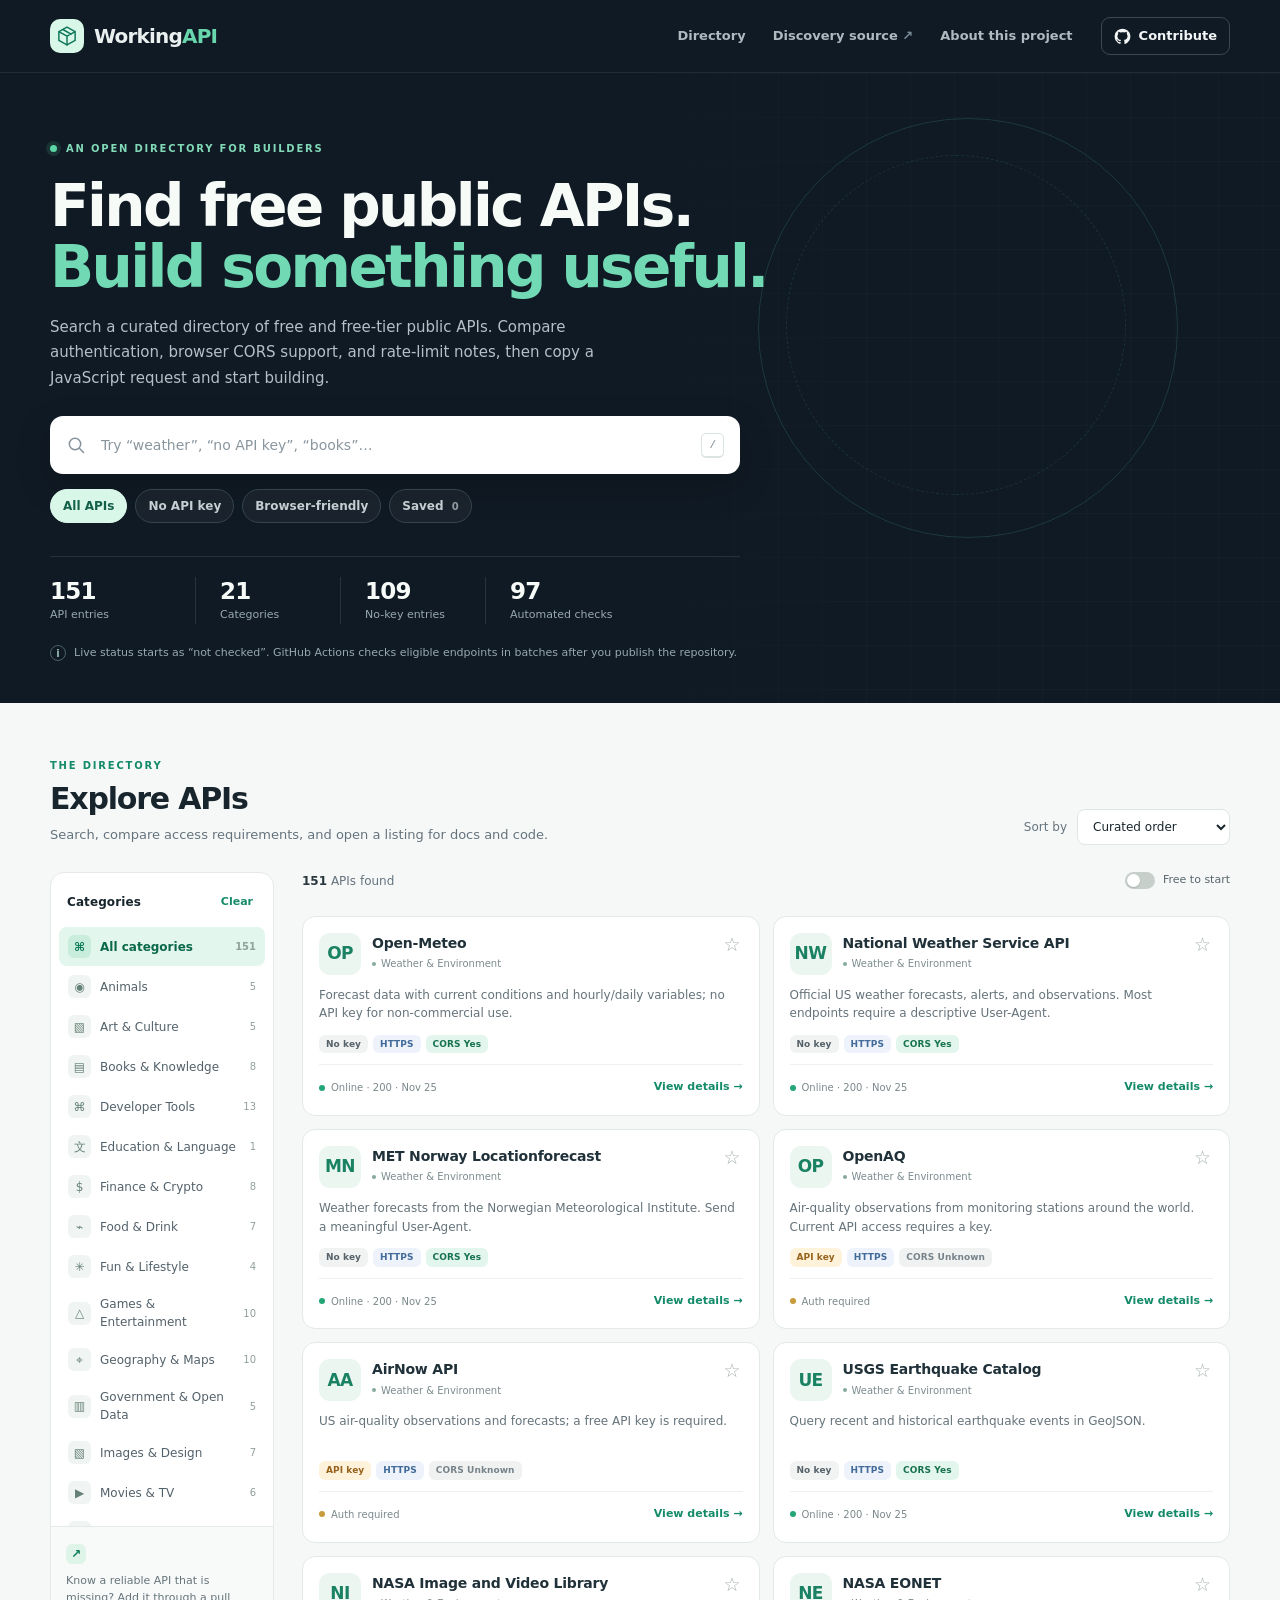
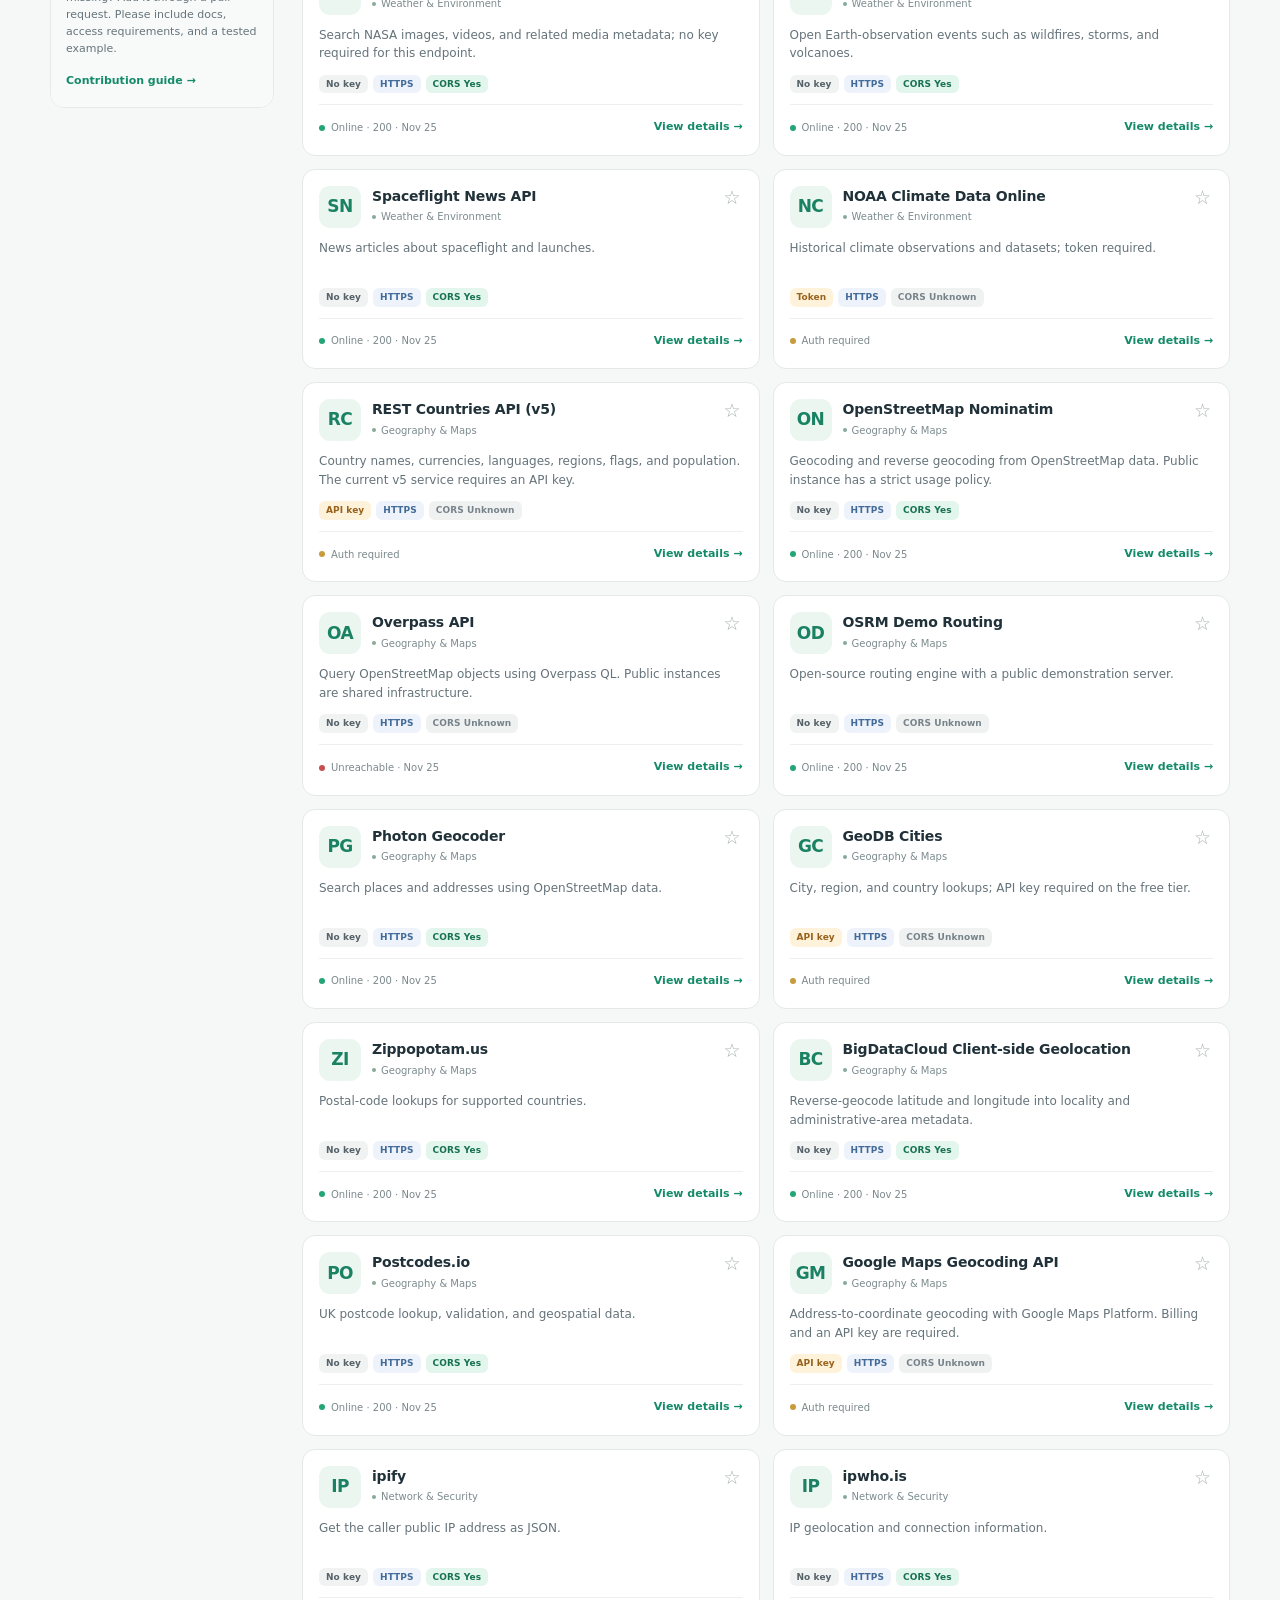
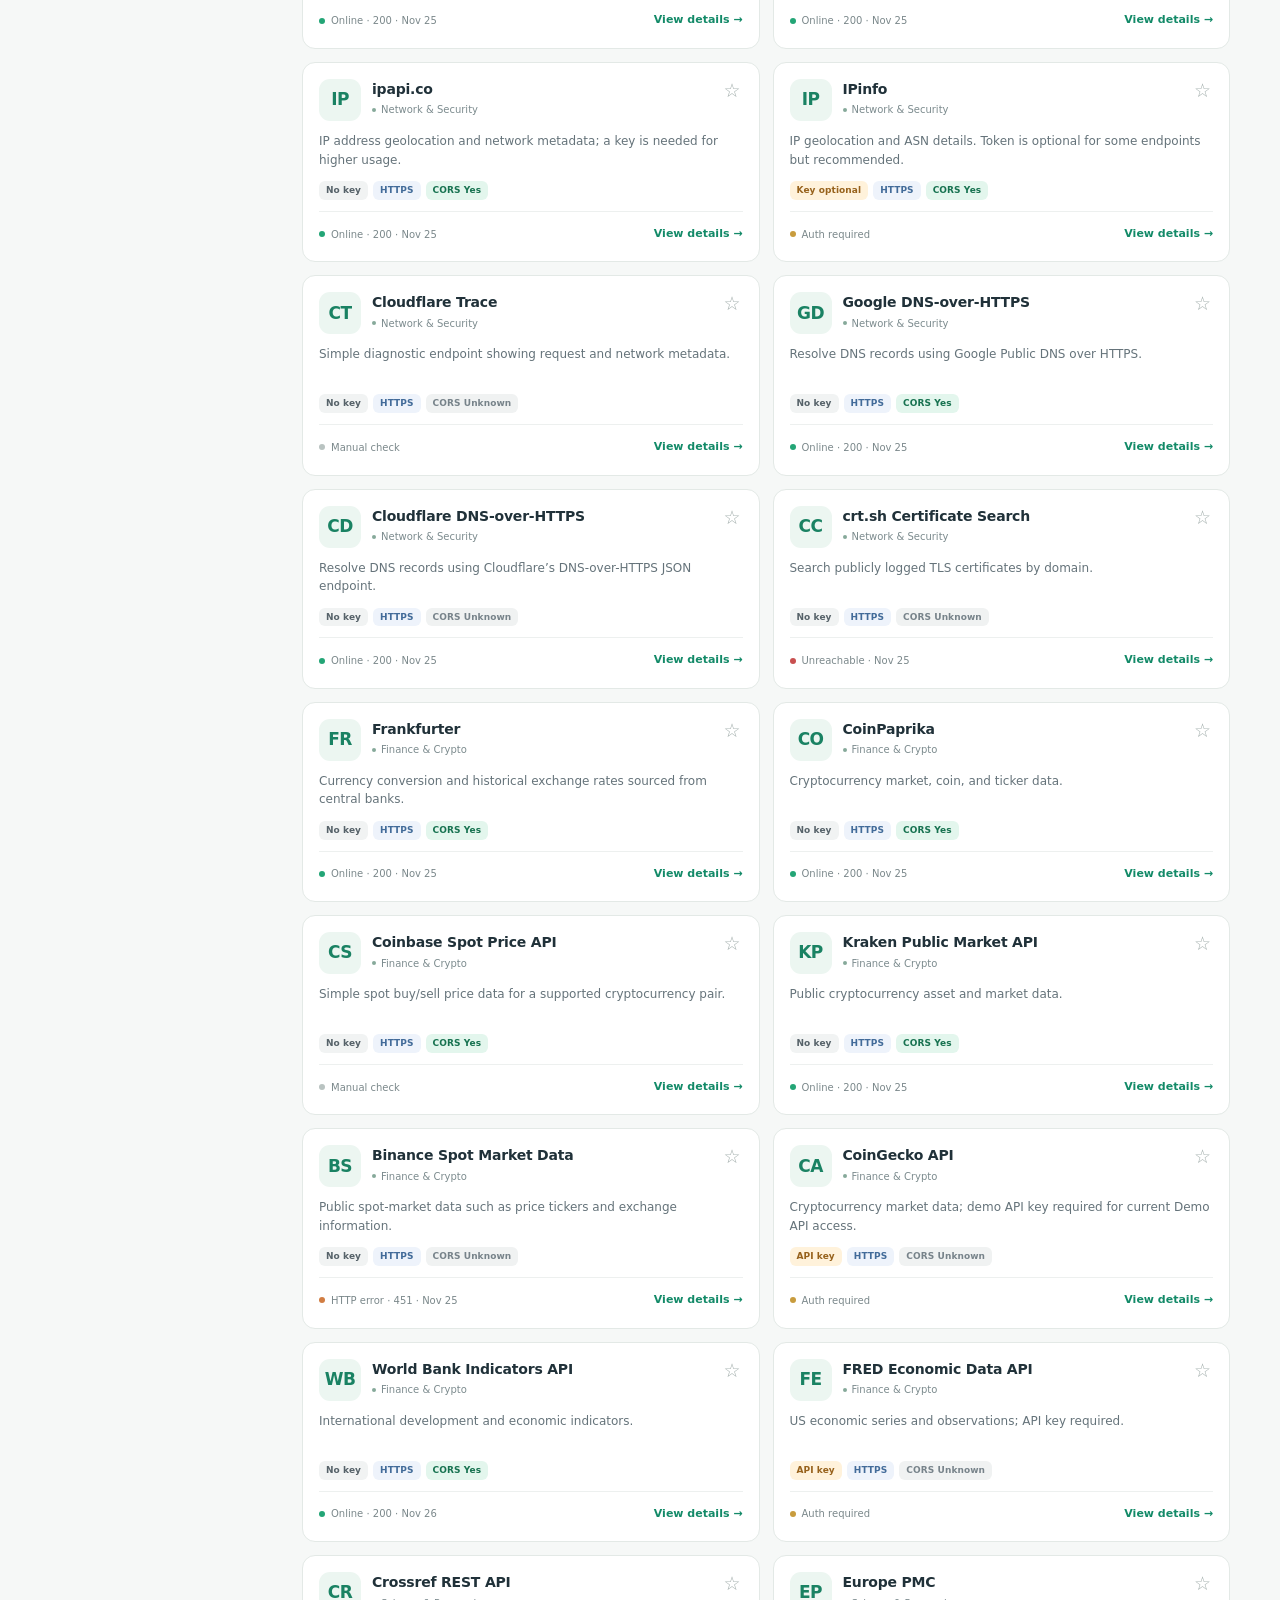
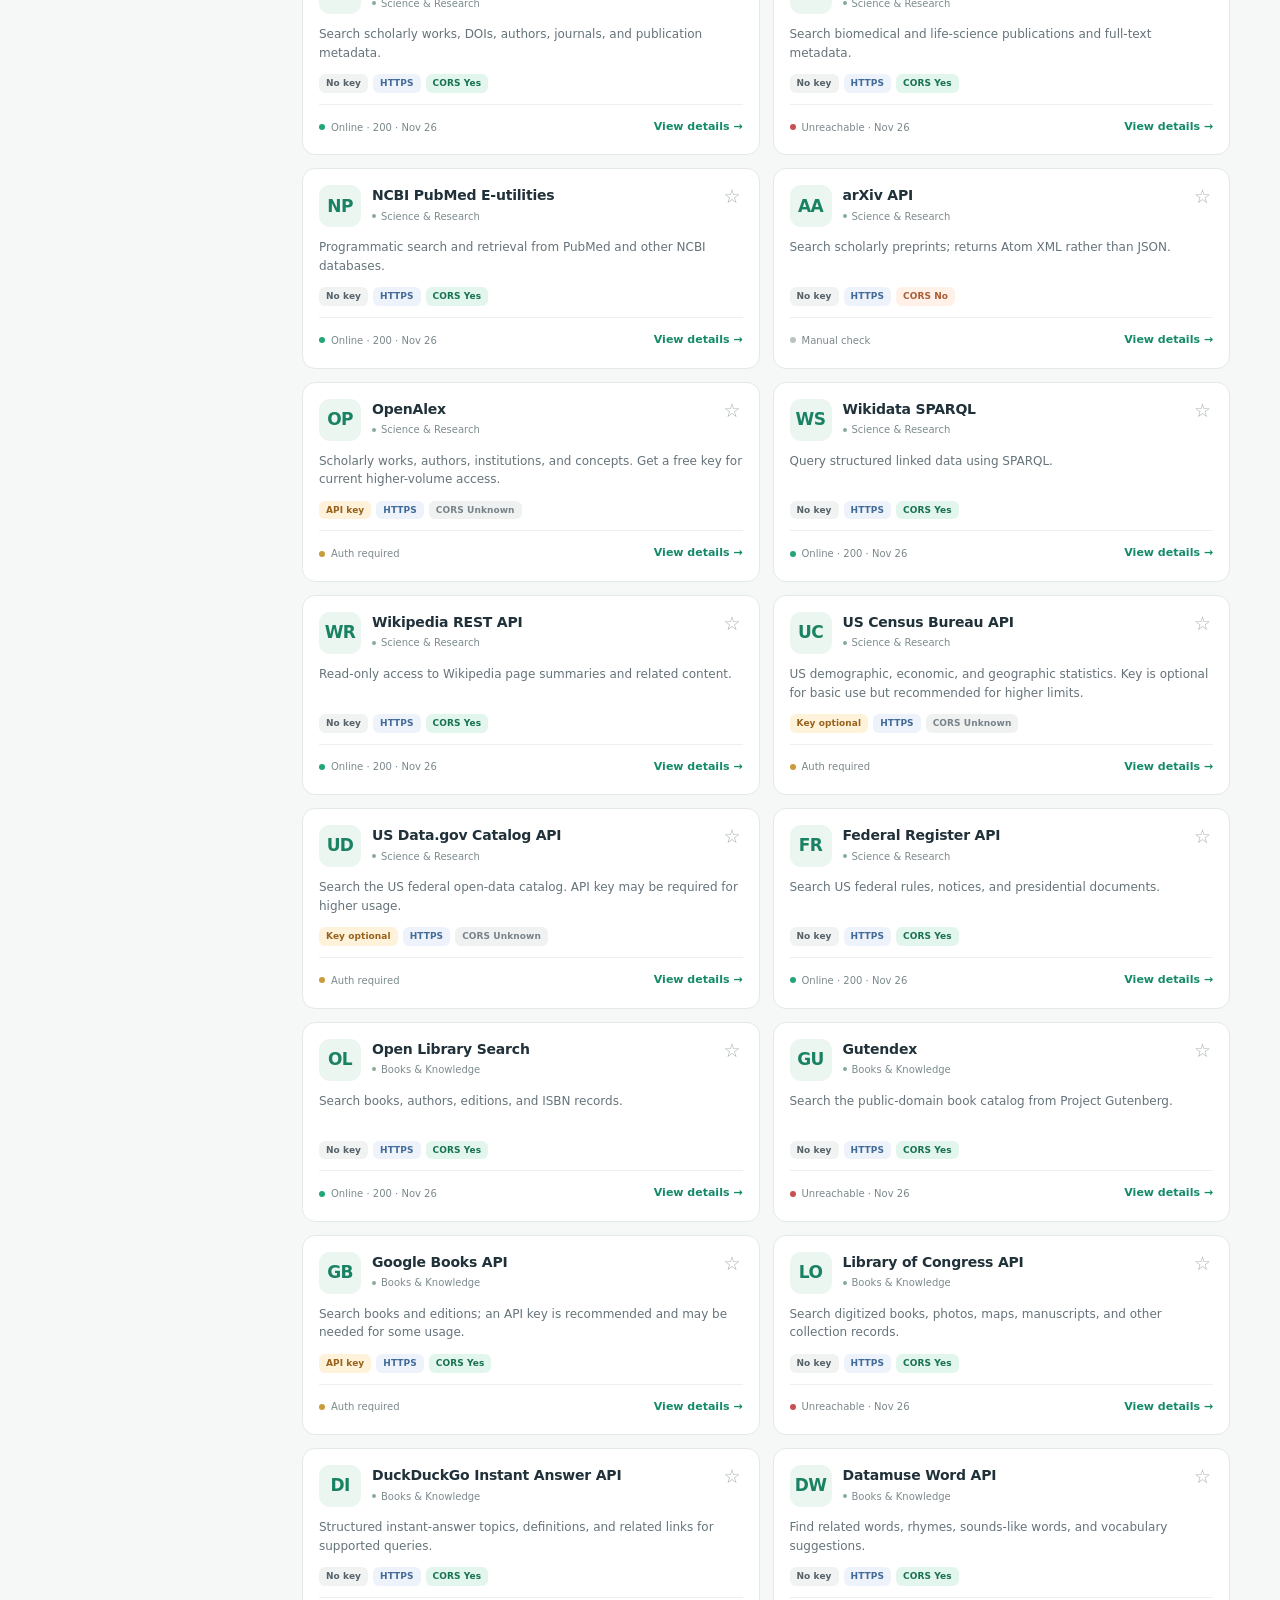
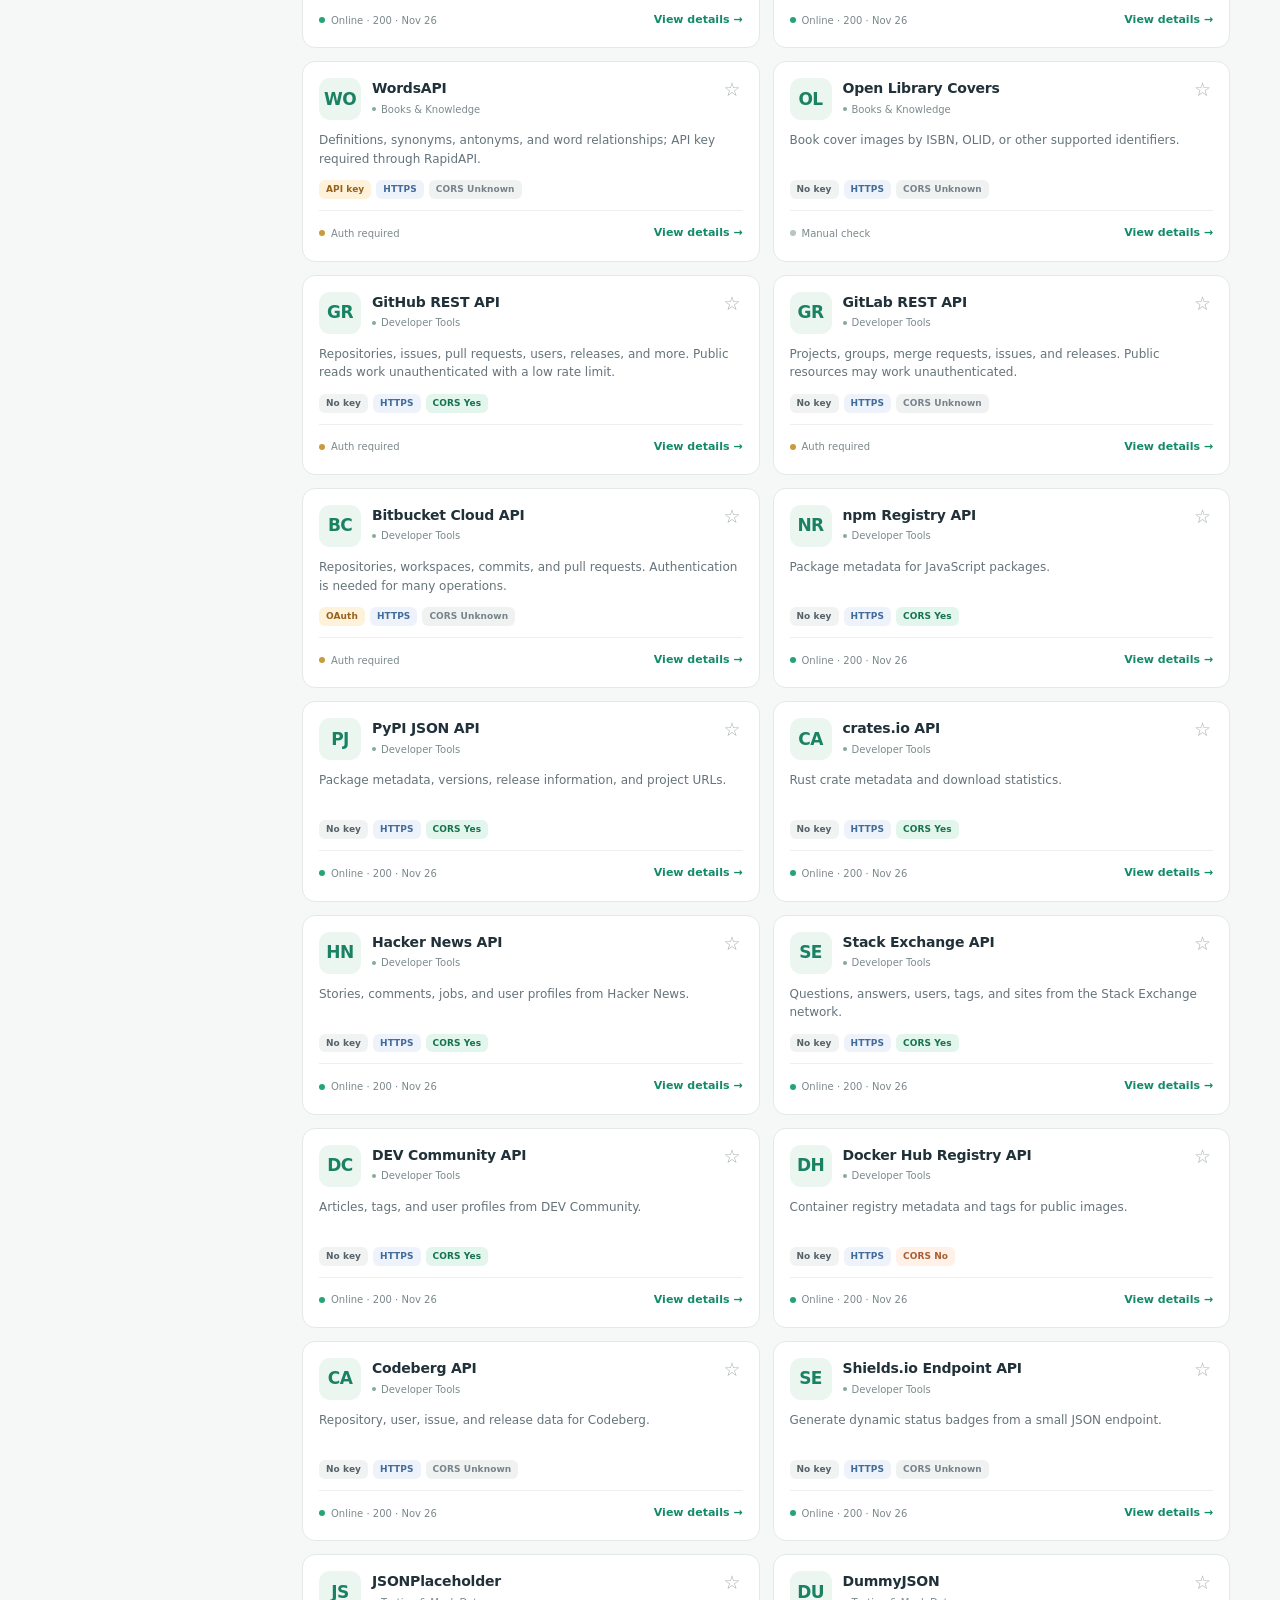
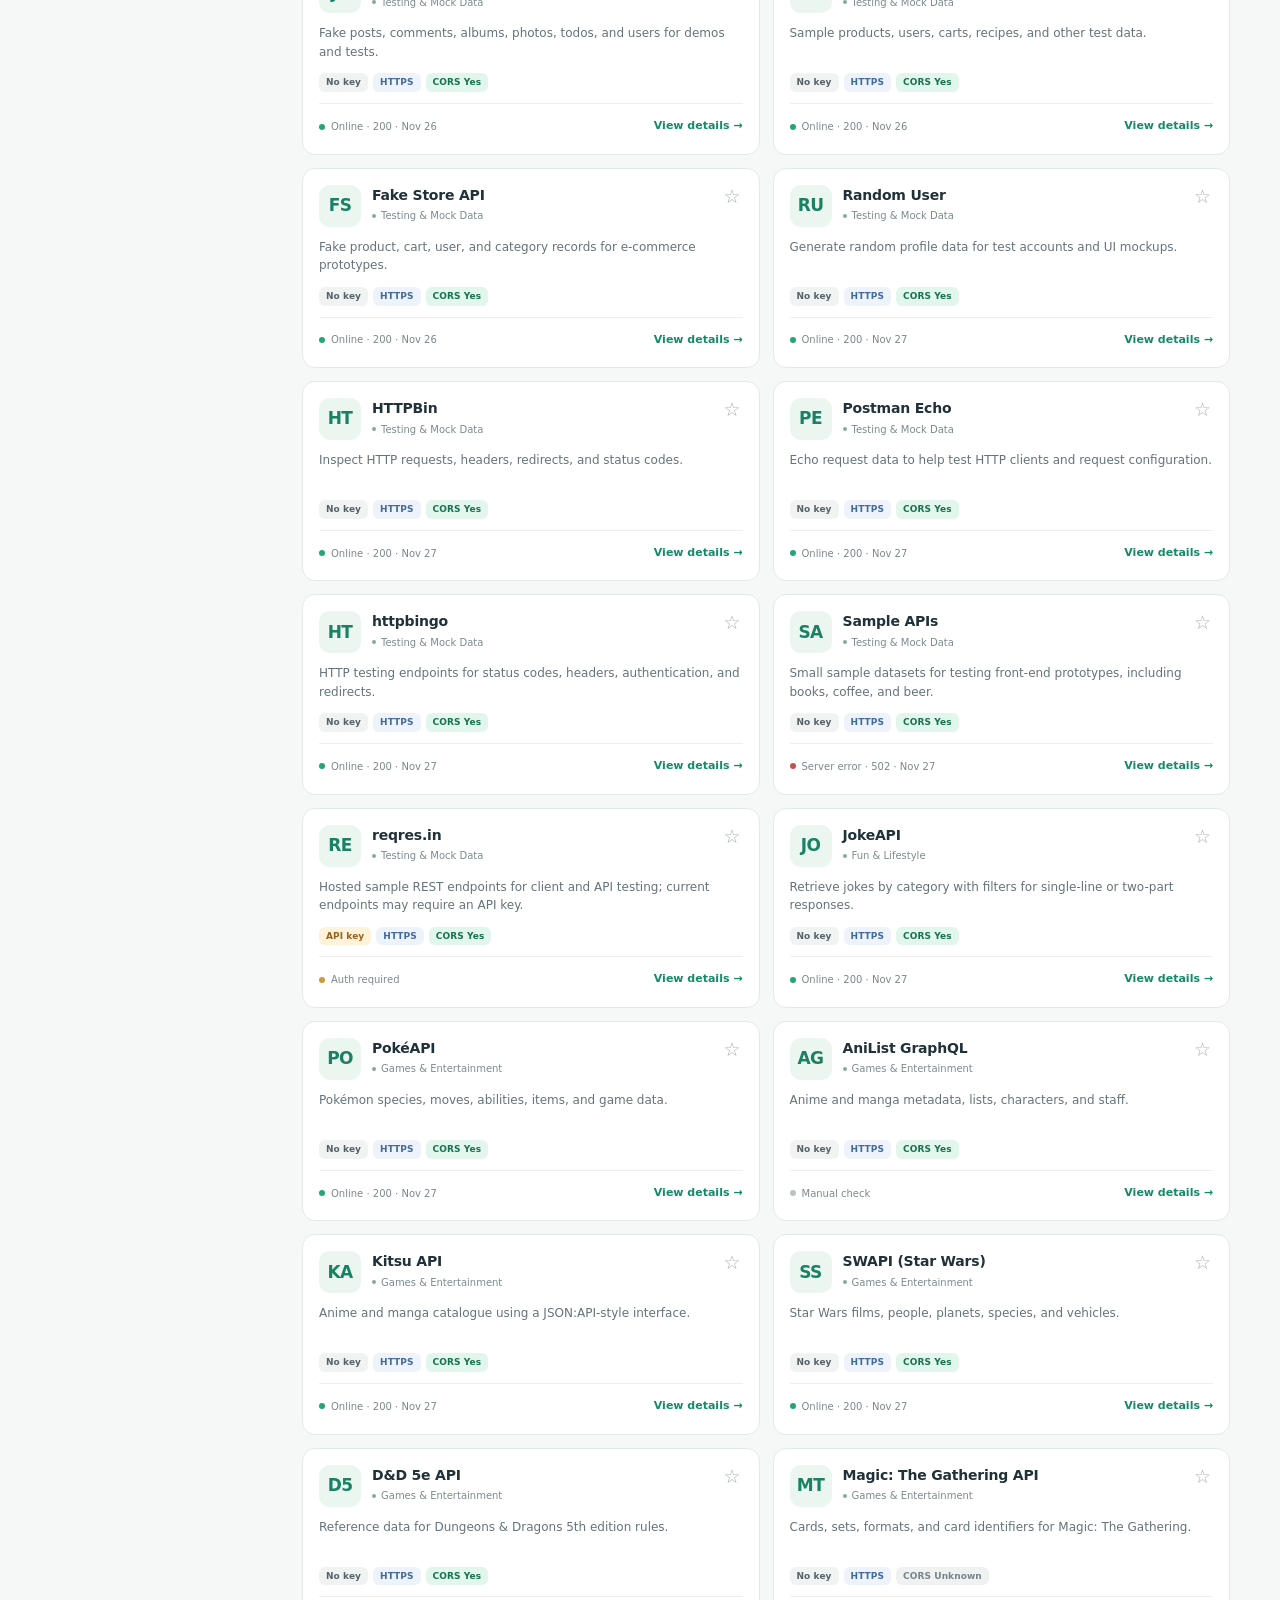
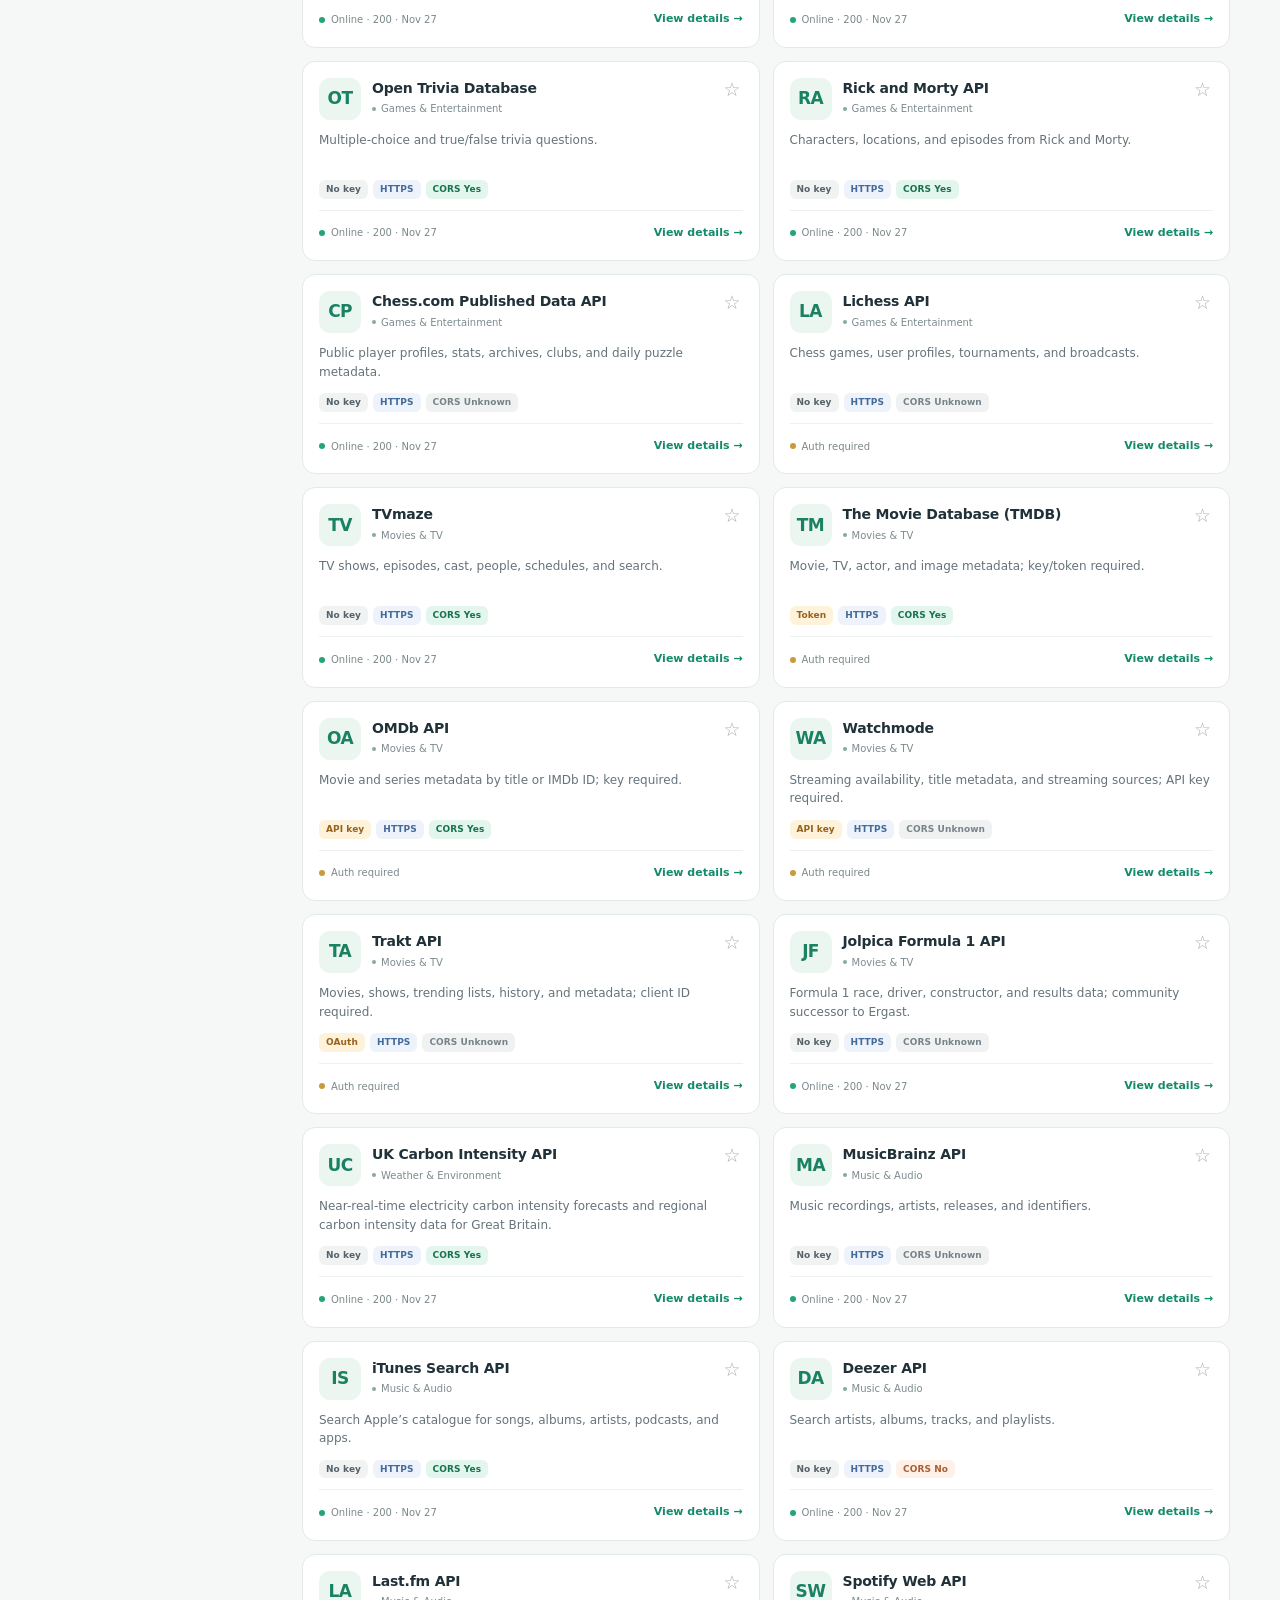
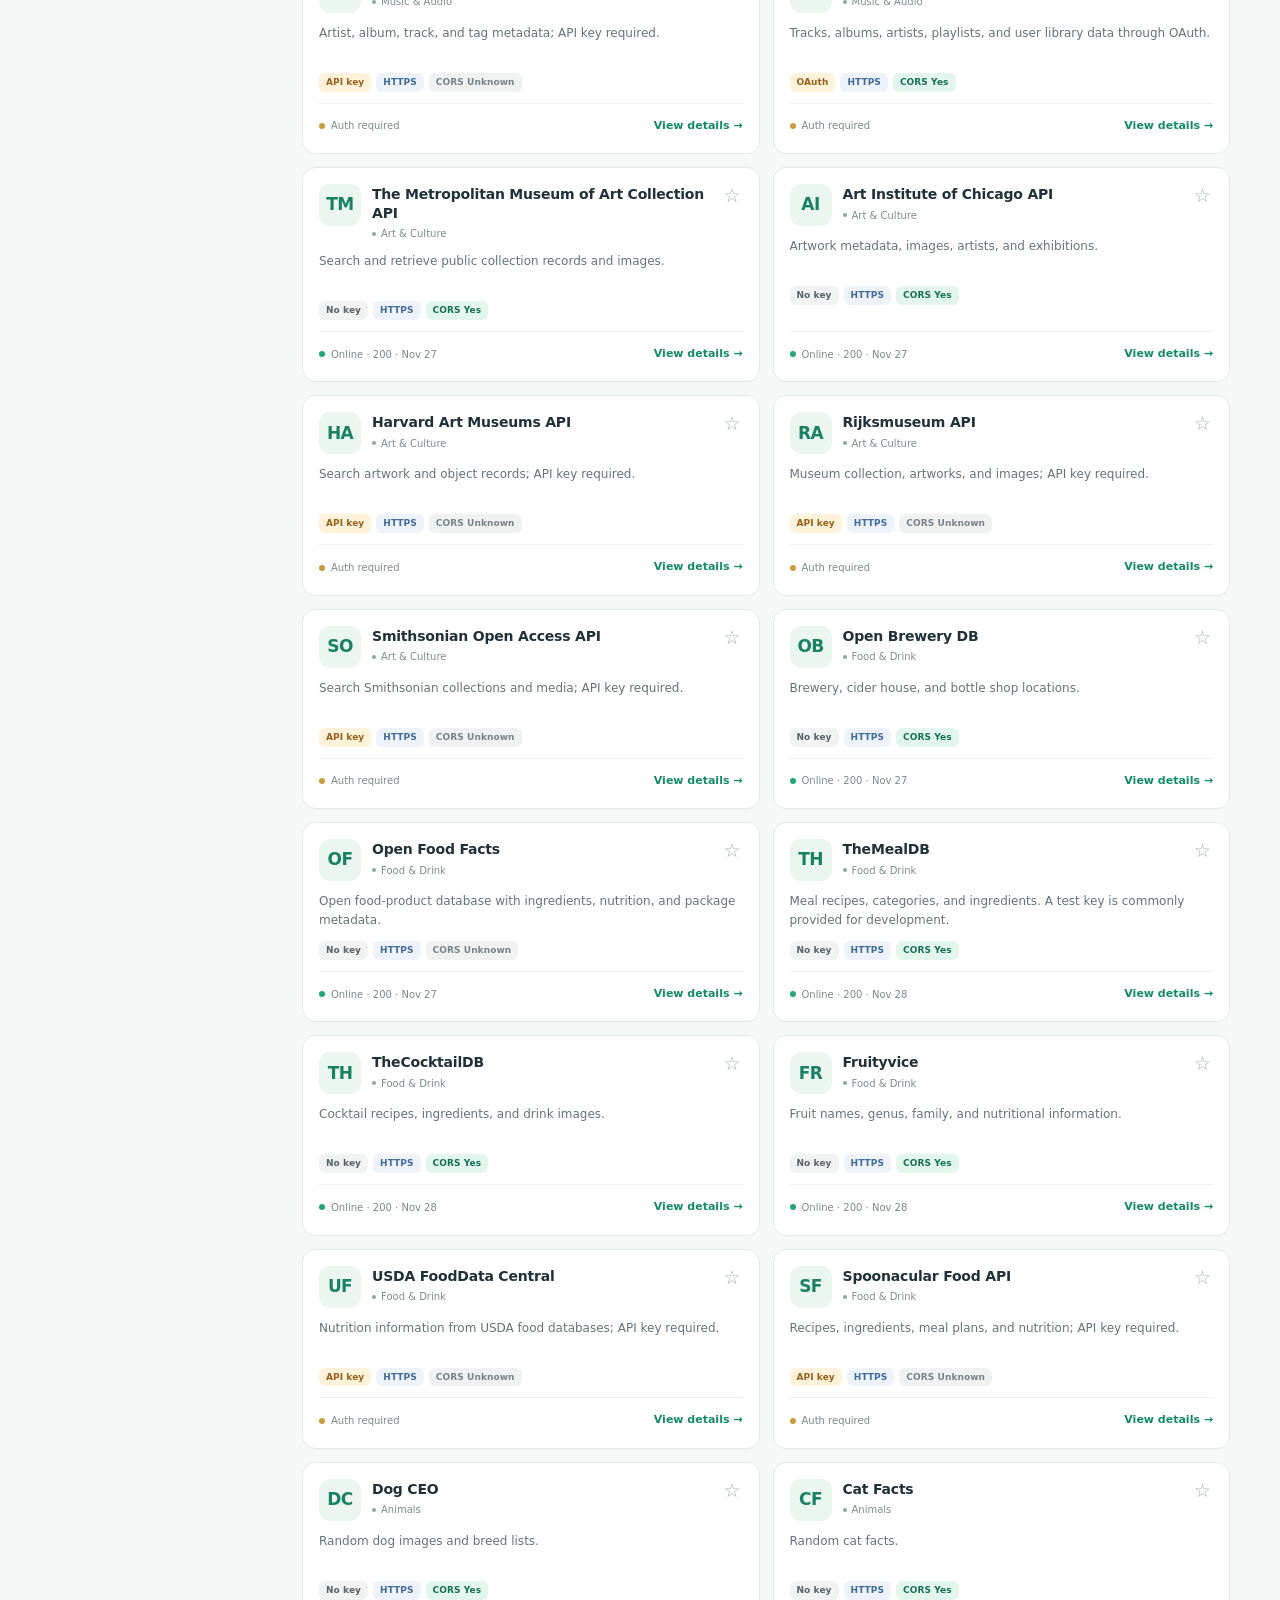
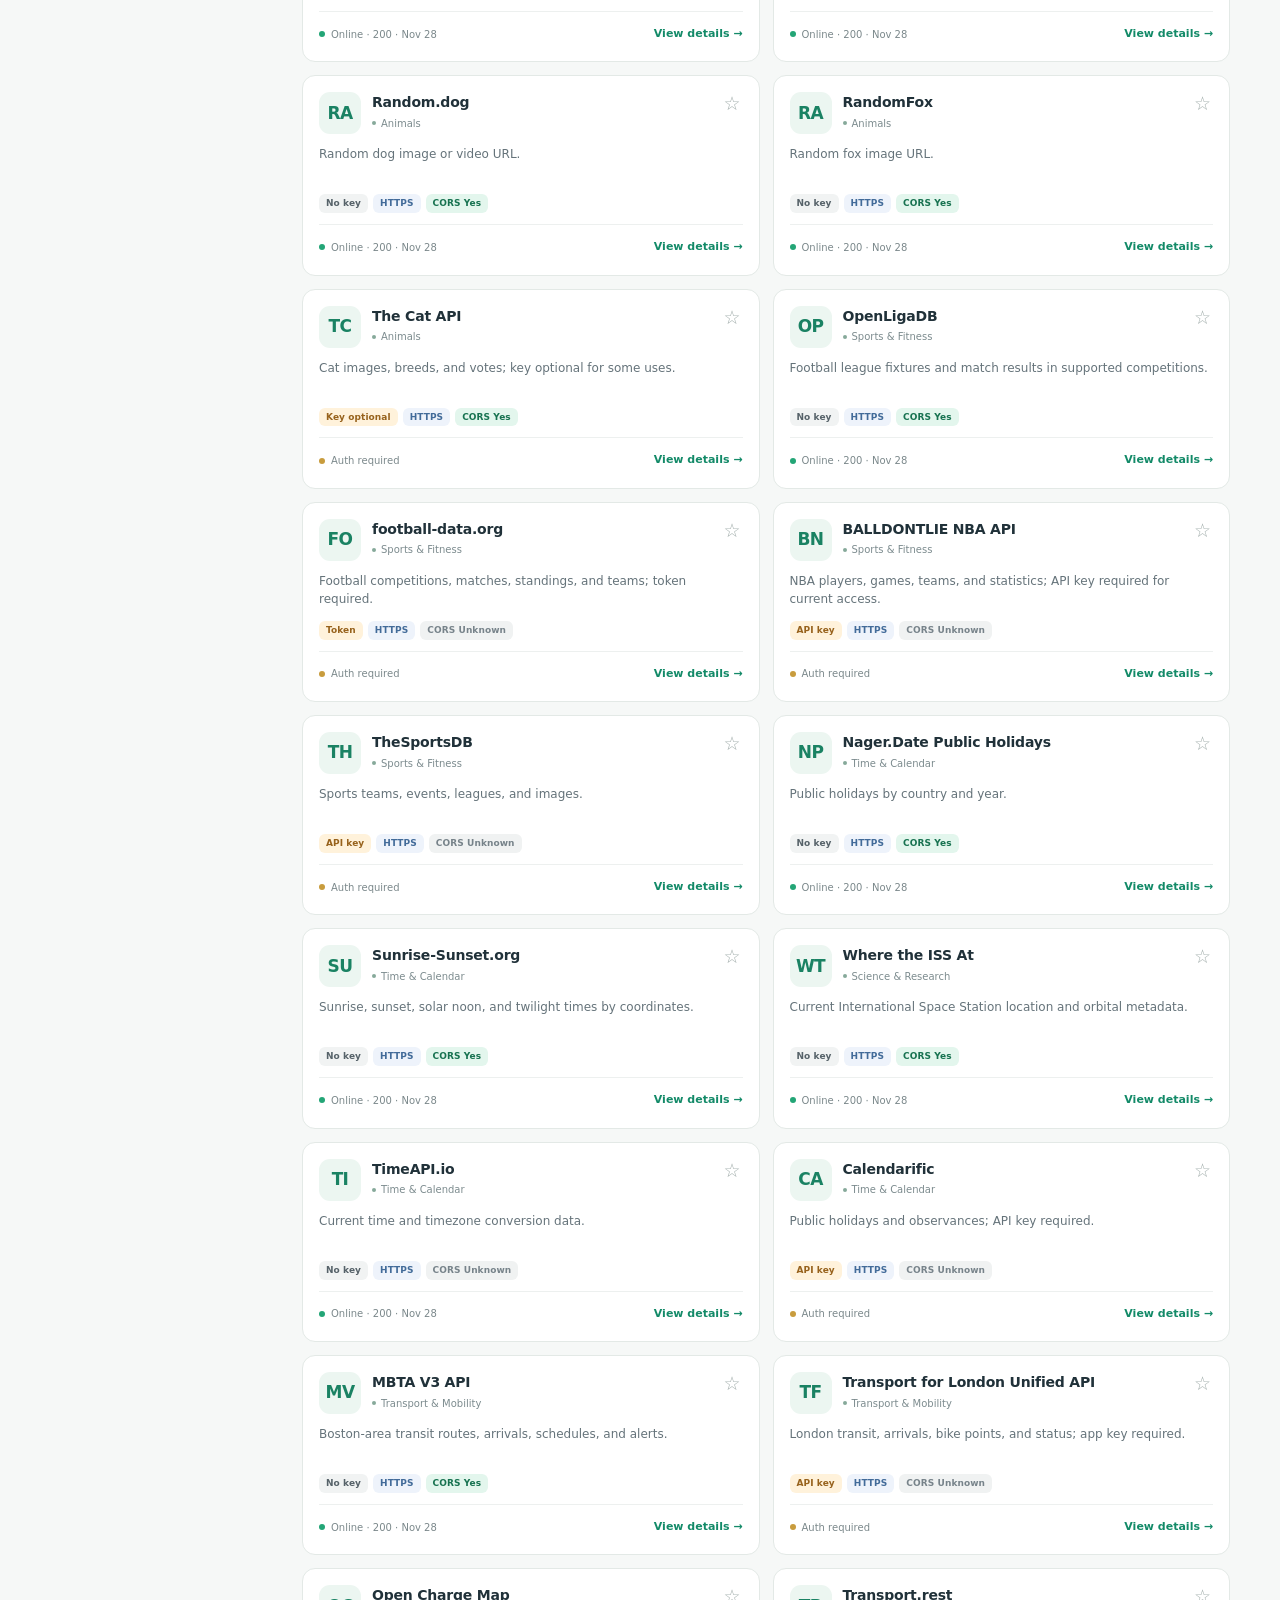
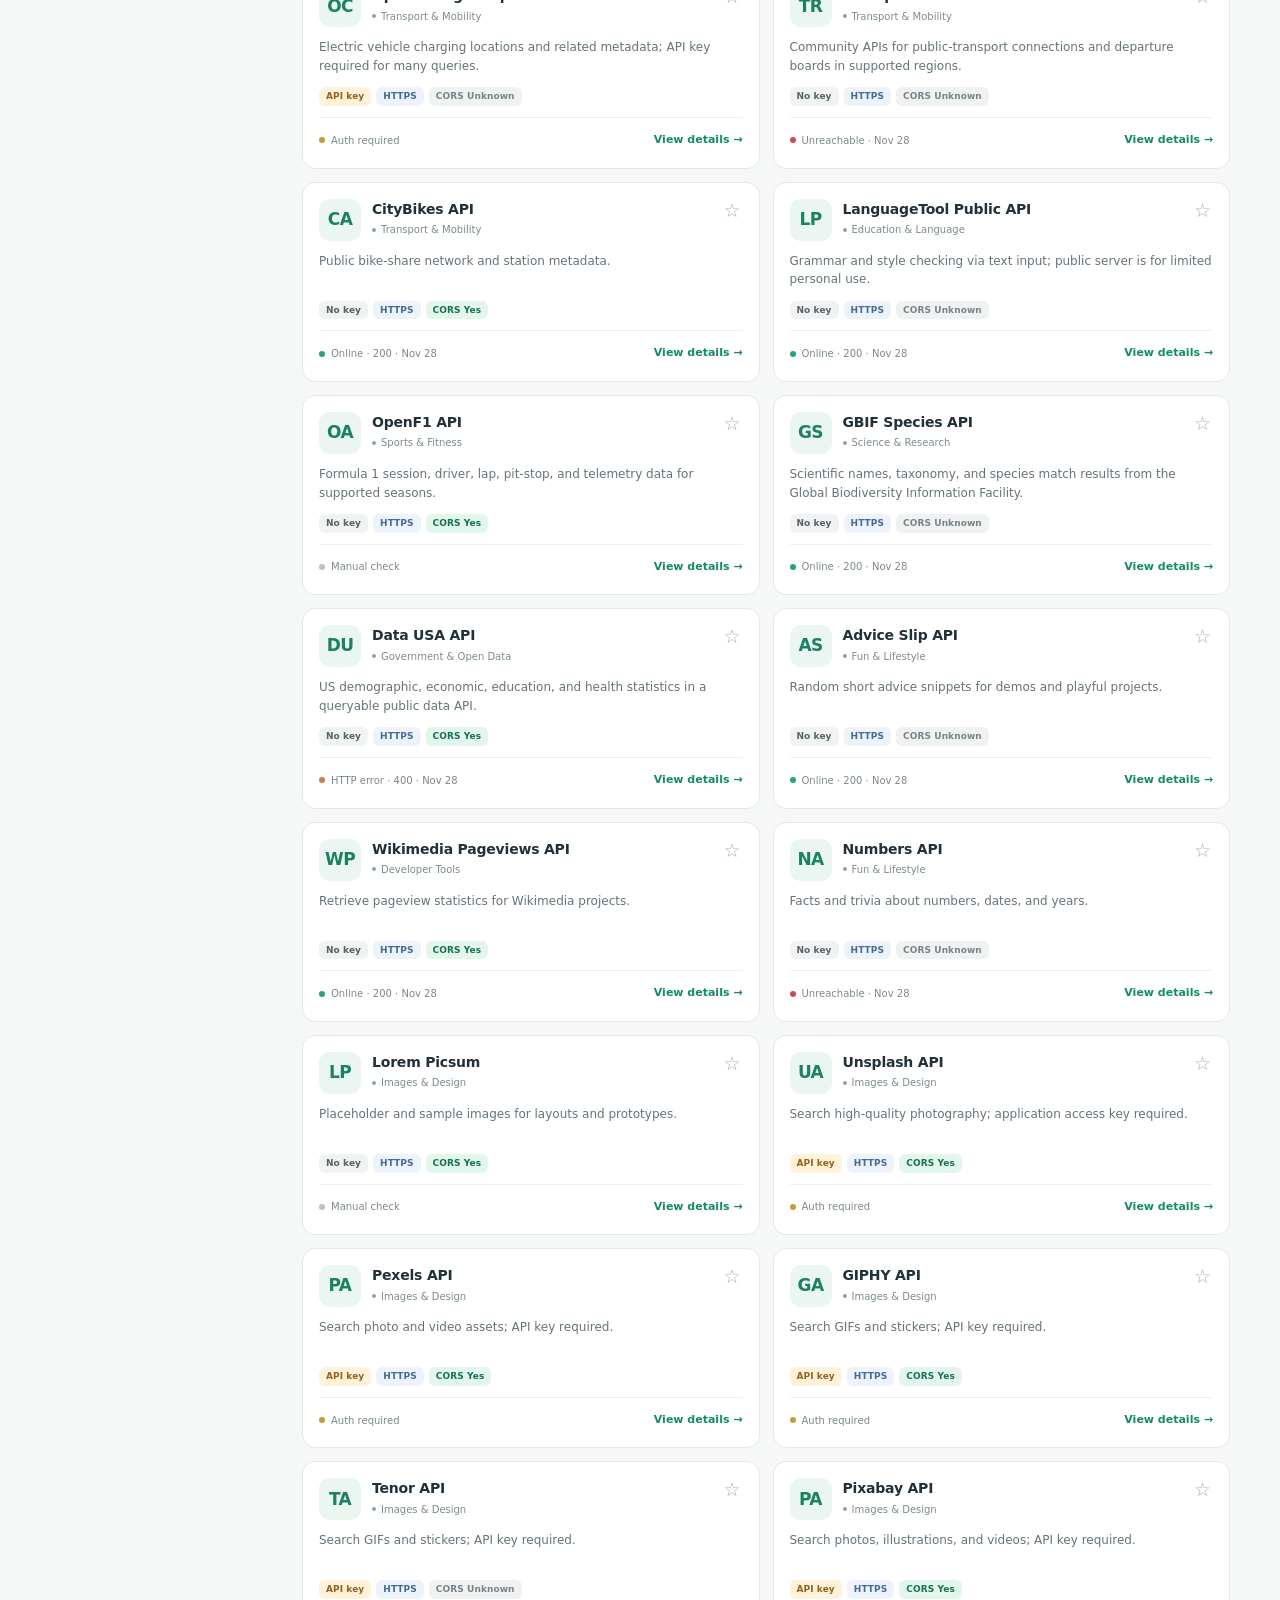
<file: index.html>
<!doctype html>
<html lang="en">
<head>
  <meta charset="utf-8">
  <meta name="viewport" content="width=device-width, initial-scale=1">
  <meta name="theme-color" content="#101a24">

  <meta name="description" content="Discover 151 free public APIs in one searchable directory. Compare API key requirements, rate limits, CORS support, documentation, and JavaScript examples to find the right API for your project.">
  <meta name="keywords" content="free APIs, free public APIs, public API directory, REST API list, APIs without API key, API examples, browser APIs, CORS, API status checker, open source API directory">

  <meta property="og:type" content="website">
  <meta property="og:site_name" content="WorkingAPI">
  <meta property="og:title" content="151 Free Public APIs — Searchable API Directory | WorkingAPI">
  <meta property="og:description" content="Explore 151 free public APIs. Compare authentication, rate limits, CORS support, and JavaScript examples in one searchable directory.">
  <meta property="og:url" content="https://talharaziq.github.io/WorkingAPIs/">

  <meta name="twitter:card" content="summary">
  <meta name="twitter:title" content="151 Free Public APIs — Searchable API Directory | WorkingAPI">
  <meta name="twitter:description" content="Discover free public APIs in one searchable directory. Compare authentication, rate limits, CORS support, and JavaScript examples.">

  <title>151 Free Public APIs — Searchable API Directory | WorkingAPI</title>

  <link rel="canonical" href="https://talharaziq.github.io/WorkingAPIs/">
  <link rel="icon" href="favicon.svg" type="image/svg+xml">
  <link rel="stylesheet" href="styles.css">
  <script src="app.js" defer></script>
</head>
<body>
  <a class="skip-link" href="#main">Skip to content</a>

  <header class="site-header">
    <div class="header-inner">
      <a class="brand" href="./" aria-label="WorkingAPI home">
        <span class="brand-mark" aria-hidden="true"><svg viewBox="0 0 32 32"><path d="M6 10.5 16 5l10 5.5v11L16 27 6 21.5z"/><path d="m6.5 10.8 9.5 5.4 9.5-5.4M16 16.3V27M11 8l10 5.8"/></svg></span>
        <span class="brand-name">Working<span>API</span></span>
      </a>

      <nav class="top-nav" aria-label="Main navigation">
        <a href="#directory">Directory</a>
        <a href="https://github.com/public-apis/public-apis" target="_blank" rel="noopener noreferrer">Discovery source <span aria-hidden="true">↗</span></a>
        <a href="README.md">About this project</a>
      </nav>

      <a class="github-link" href="CONTRIBUTING.md"><svg viewBox="0 0 24 24" aria-hidden="true"><path d="M12 .9a11.1 11.1 0 0 0-3.51 21.63c.55.1.76-.24.76-.54v-2.13c-3.1.68-3.75-1.31-3.75-1.31-.5-1.28-1.23-1.62-1.23-1.62-1.01-.69.08-.68.08-.68 1.11.08 1.7 1.14 1.7 1.14.99 1.69 2.6 1.2 3.24.92.1-.72.39-1.2.7-1.48-2.48-.28-5.1-1.24-5.1-5.53 0-1.22.44-2.22 1.15-3-.12-.28-.5-1.42.11-2.96 0 0 .94-.3 3.05 1.14A10.6 10.6 0 0 1 12 6.1c.95 0 1.91.13 2.81.38 2.12-1.44 3.05-1.14 3.05-1.14.61 1.54.23 2.68.12 2.96.71.78 1.14 1.78 1.14 3.01 0 4.3-2.62 5.24-5.12 5.52.4.35.75 1.03.75 2.08v3.08c0 .3.2.65.77.54A11.1 11.1 0 0 0 12 .9Z"/></svg> Contribute</a>
    </div>
  </header>

  <main id="main">
    <section class="hero">
      <div class="hero-inner">
        <div class="eyebrow"><span class="pulse-dot"></span> AN OPEN DIRECTORY FOR BUILDERS</div>

        <h1>Find free public APIs.<br><span>Build something useful.</span></h1>

        <p class="hero-copy">Search a curated directory of free and free-tier public APIs. Compare authentication, browser CORS support, and rate-limit notes, then copy a JavaScript request and start building.</p>

        <div class="hero-search" role="search">
          <svg viewBox="0 0 24 24" aria-hidden="true"><circle cx="10.8" cy="10.8" r="6.8"/><path d="m16 16 5 5"/></svg>
          <label class="visually-hidden" for="search-input">Search APIs</label>
          <input id="search-input" type="search" placeholder="Try “weather”, “no API key”, “books”…" autocomplete="off" spellcheck="false">
          <kbd>/</kbd>
        </div>

        <div class="hero-tags" aria-label="Quick filters">
          <button class="filter-pill active" type="button" data-view="all">All APIs</button>
          <button class="filter-pill" type="button" data-view="no-key">No API key</button>
          <button class="filter-pill" type="button" data-view="cors">Browser-friendly</button>
          <button class="filter-pill" type="button" data-view="favorites">Saved <span id="saved-pill-count">0</span></button>
        </div>

        <div class="hero-stats" aria-live="polite">
          <div><strong id="stat-total">151</strong><span>API entries</span></div>
          <div><strong id="stat-categories">21</strong><span>Categories</span></div>
          <div><strong id="stat-no-key">—</strong><span>No-key entries</span></div>
          <div><strong id="stat-checkable">—</strong><span>Automated checks</span></div>
        </div>

        <p class="hero-footnote"><span class="info-icon">i</span> Live status starts as “not checked”. GitHub Actions checks eligible endpoints in batches after you publish the repository.</p>
      </div>

      <div class="hero-orbit orbit-one" aria-hidden="true"></div>
      <div class="hero-orbit orbit-two" aria-hidden="true"></div>
      <div class="hero-grid-pattern" aria-hidden="true"></div>
    </section>

    <section id="directory" class="directory-wrap">
      <div class="directory-heading">
        <div>
          <p class="section-kicker">THE DIRECTORY</p>
          <h2>Explore APIs</h2>
          <p class="section-subtitle">Search, compare access requirements, and open a listing for docs and code.</p>
        </div>

        <label class="sort-control" for="sort-select">
          <span>Sort by</span>
          <select id="sort-select">
            <option value="curated">Curated order</option>
            <option value="name">Name A–Z</option>
            <option value="category">Category</option>
            <option value="auth">Easiest access</option>
          </select>
        </label>
      </div>

      <div class="directory-layout">
        <aside class="filters-panel" aria-label="Directory filters">
          <div class="filter-panel-head">
            <h3>Categories</h3>
            <button id="clear-category" class="text-button" type="button">Clear</button>
          </div>

          <div id="category-list" class="category-list"><div class="loading-line">Loading categories…</div></div>

          <div class="sidebar-note">
            <span class="note-icon">↗</span>
            <p>Know a reliable API that is missing? Add it through a pull request. Please include docs, access requirements, and a tested example.</p>
            <a href="CONTRIBUTING.md">Contribution guide <span aria-hidden="true">→</span></a>
          </div>
        </aside>

        <div class="results-area">
          <div class="results-toolbar">
            <p id="results-count" aria-live="polite">Loading directory…</p>
            <label class="toggle-control">
              <input id="free-only" type="checkbox">
              <span class="toggle-track"><span></span></span>
              <span>Free to start</span>
            </label>
          </div>

          <div id="active-filters" class="active-filters" hidden></div>

          <div id="api-grid" class="api-grid" aria-live="polite" aria-busy="true">
            <div class="loading-card"><span class="loading-spinner"></span>Loading the API catalogue…</div>
          </div>

          <div id="empty-state" class="empty-state" hidden>
            <div class="empty-icon">⌕</div>
            <h3>No APIs found</h3>
            <p>Try another search or clear a filter.</p>
            <button id="reset-filters" class="button-secondary" type="button">Reset filters</button>
          </div>

          <div class="data-note">
            <span class="note-icon">i</span>
            <p><strong>Keep in mind:</strong> an API being listed does not mean unlimited free usage, guaranteed uptime, or permission for every commercial use. Check the provider’s official terms before shipping a product.</p>
          </div>
        </div>
      </div>
    </section>
  </main>

  <footer class="site-footer">
    <div class="footer-inner">
      <a class="brand footer-brand" href="./">
        <span class="brand-mark" aria-hidden="true"><svg viewBox="0 0 32 32"><path d="M6 10.5 16 5l10 5.5v11L16 27 6 21.5z"/><path d="m6.5 10.8 9.5 5.4 9.5-5.4M16 16.3V27M11 8l10 5.8"/></svg></span>
        <span class="brand-name">Working<span>API</span></span>
      </a>

      <p>A free public API directory for developers. No accounts, no tracking, and no API keys stored by this website.</p>

      <div class="footer-links">
        <a href="README.md">Methodology</a>
        <a href="CONTRIBUTING.md">Contribute</a>
        <a href="LICENSE">MIT license</a>
      </div>

      <p class="footer-source">API access rules change. Status checks are snapshots, CORS results depend on origin, and provider documentation is the final reference.</p>
    </div>
  </footer>

  <dialog id="api-dialog" class="api-dialog" aria-labelledby="dialog-title">
    <div class="dialog-header">
      <div class="dialog-category" id="dialog-category">Category</div>
      <button class="icon-button" id="close-dialog" type="button" aria-label="Close details">✕</button>
    </div>

    <div class="dialog-body">
      <div class="dialog-title-row">
        <div class="dialog-title-mark" id="dialog-mark">A</div>
        <div class="dialog-title-copy">
          <h2 id="dialog-title">API name</h2>
          <p id="dialog-description"></p>
        </div>
        <button id="dialog-save" class="save-button" type="button" aria-label="Save API">☆</button>
      </div>

      <div id="dialog-badges" class="dialog-badges"></div>

      <div class="detail-grid">
        <section class="detail-card">
          <h3>Authentication</h3>
          <p id="detail-auth"></p>
          <div class="detail-rule"></div>
          <h3>Free access</h3>
          <p id="detail-free"></p>
        </section>

        <section class="detail-card">
          <h3>Rate limits</h3>
          <p id="detail-rate"></p>
          <div class="detail-rule"></div>
          <h3>Browser CORS</h3>
          <p id="detail-cors"></p>
          <p id="detail-cors-source" class="muted-small"></p>
        </section>
      </div>

      <section class="status-panel">
        <div>
          <span class="status-panel-icon">◷</span>
          <div>
            <h3>Latest live check</h3>
            <p id="detail-live-status">Not checked yet</p>
            <p id="detail-last-checked" class="muted-small">No check recorded.</p>
          </div>
        </div>
        <span id="detail-status-badge" class="status-badge status-unknown">Not checked</span>
      </section>

      <section class="endpoint-section">
        <div class="section-line-heading">
          <h3>Example endpoint</h3>
          <button class="text-button" id="copy-endpoint" type="button">Copy URL</button>
        </div>

        <code id="detail-endpoint" class="endpoint-code"></code>

        <div class="endpoint-actions">
          <a id="detail-docs" class="button-primary" href="#" target="_blank" rel="noopener noreferrer">Official documentation <span aria-hidden="true">↗</span></a>
          <a id="detail-api-link" class="button-secondary" href="#" target="_blank" rel="noopener noreferrer">Open endpoint <span aria-hidden="true">↗</span></a>
        </div>
      </section>

      <section class="code-section">
        <div class="section-line-heading">
          <div>
            <h3>JavaScript example</h3>
            <p id="example-note">Copy this starting point into your project.</p>
          </div>
          <button id="copy-code" class="copy-button" type="button"><span aria-hidden="true">▣</span> Copy code</button>
        </div>

        <pre><code id="detail-code"></code></pre>

        <p class="key-warning" id="key-warning" hidden><span>!</span> This example contains a placeholder. Replace it with your own key or token. Never commit private API keys to a public repository or static website.</p>
      </section>

      <section class="notes-section" id="notes-section" hidden>
        <h3>Notes</h3>
        <p id="detail-notes"></p>
      </section>
    </div>

    <div class="dialog-footer">
      <span>Always verify current terms and quotas with the provider.</span>
      <button id="close-dialog-bottom" class="button-secondary" type="button">Done</button>
    </div>
  </dialog>

  <div id="toast" class="toast" role="status" aria-live="polite"></div>
</body>
</html>
</file>
<file: styles.css>
:root{--ink:#18252d;--muted:#65737d;--muted-2:#8a969d;--line:#e5e9e8;--paper:#fff;--canvas:#f6f8f7;--soft:#eef4f1;--green:#138a68;--green-dark:#0e6b51;--green-light:#dff5eb;--orange:#d97736;--blue:#3e78a5;--red:#b84747;--shadow:0 14px 40px rgba(23,44,38,.07);--radius:16px;--mono:ui-monospace,SFMono-Regular,Menlo,Monaco,Consolas,"Liberation Mono",monospace}*{box-sizing:border-box}html{scroll-behavior:smooth;scroll-padding-top:88px}body{margin:0;background:var(--canvas);color:var(--ink);font-family:Inter,ui-sans-serif,system-ui,-apple-system,BlinkMacSystemFont,"Segoe UI",sans-serif;line-height:1.5;-webkit-font-smoothing:antialiased}button,input,select{font:inherit}button,a,select{-webkit-tap-highlight-color:transparent}a{color:inherit;text-decoration:none}button{cursor:pointer}.visually-hidden{position:absolute!important;width:1px;height:1px;padding:0;margin:-1px;overflow:hidden;clip:rect(0,0,0,0);white-space:nowrap;border:0}.skip-link{position:absolute;left:-999px;top:8px;z-index:1000;background:#fff;padding:10px 14px;border-radius:8px}.skip-link:focus{left:10px}.site-header{background:#101a24;color:#eaf0ef;border-bottom:1px solid rgba(255,255,255,.08);position:sticky;top:0;z-index:30}.header-inner{height:72px;max-width:1240px;padding:0 30px;margin:auto;display:flex;align-items:center;gap:28px}.brand{display:inline-flex;align-items:center;gap:10px;flex-shrink:0}.brand-mark{width:34px;height:34px;display:grid;place-items:center;border-radius:10px;background:#d8f7e9}.brand-mark svg{width:26px;height:26px;fill:none;stroke:#0e7658;stroke-width:1.8;stroke-linecap:round;stroke-linejoin:round}.brand-name{font-size:20px;letter-spacing:-.8px;font-weight:760}.brand-name span{color:#68d6ad}.top-nav{display:flex;align-items:center;gap:27px;margin-left:auto;color:#aeb9c0;font-size:13px;font-weight:550}.top-nav a:hover{color:#fff}.top-nav a span{color:#7a8c97}.github-link{display:flex;align-items:center;gap:8px;border:1px solid #3a4853;border-radius:9px;padding:8px 12px;color:#f3f6f7;font-size:13px;font-weight:650}.github-link:hover{background:#202e39}.github-link svg{width:17px;height:17px;fill:currentColor}.hero{position:relative;background:#101a24;color:#f6fbf8;overflow:hidden;min-height:465px}.hero-inner{max-width:1240px;margin:auto;padding:68px 30px 42px;position:relative;z-index:2}.eyebrow,.section-kicker{font-size:10px;font-weight:800;letter-spacing:1.8px;color:#81d9b7;display:flex;align-items:center;gap:9px}.pulse-dot{width:7px;height:7px;border-radius:50%;background:#5cd6a5;box-shadow:0 0 0 4px rgba(92,214,165,.13)}.hero h1{font-size:clamp(38px,5vw,58px);line-height:1.06;letter-spacing:-2.6px;margin:20px 0 16px;font-weight:780;max-width:720px}.hero h1 span{color:#72d9b5}.hero-copy{font-size:15px;line-height:1.7;max-width:620px;color:#b4c0c8;margin:0 0 25px}.hero-search{width:min(100%,690px);height:58px;display:flex;align-items:center;gap:13px;background:#fff;border:1px solid rgba(255,255,255,.28);border-radius:13px;padding:0 15px;box-shadow:0 12px 35px rgba(0,0,0,.17)}.hero-search svg{width:20px;height:20px;fill:none;stroke:#85929b;stroke-width:1.8;stroke-linecap:round}.hero-search input{height:100%;border:0;outline:0;flex:1;min-width:0;color:#1d2d35;background:transparent;font-size:14px}.hero-search input::placeholder{color:#8a969e}.hero-search kbd{font-size:11px;font-family:var(--mono);color:#7d8a92;border:1px solid #dce3e3;border-bottom-width:2px;padding:3px 7px;border-radius:5px}.hero-tags{display:flex;flex-wrap:wrap;gap:8px;margin-top:15px}.filter-pill{background:rgba(255,255,255,.045);color:#c4cfd3;border:1px solid #35434d;padding:7px 12px;border-radius:999px;font-size:12px;font-weight:600;transition:.16s ease}.filter-pill:hover{border-color:#5f8e7c;color:#fff}.filter-pill.active{background:#d8f7e9;border-color:#d8f7e9;color:#145f49}.filter-pill span{font-size:10px;opacity:.7;margin-left:4px}.hero-stats{margin-top:33px;display:flex;flex-wrap:wrap;gap:0;max-width:690px;border-top:1px solid rgba(255,255,255,.1);padding-top:20px}.hero-stats div{min-width:145px;padding:0 24px;border-left:1px solid rgba(255,255,255,.11);display:flex;flex-direction:column;gap:1px}.hero-stats div:first-child{padding-left:0;border-left:0}.hero-stats strong{font-size:23px;line-height:1.25;letter-spacing:-.7px}.hero-stats span{font-size:11px;color:#97a8b1}.hero-footnote{max-width:710px;color:#97a8b1;display:flex;gap:8px;align-items:flex-start;font-size:11px;margin:21px 0 0}.info-icon{border:1px solid #4c626a;color:#93b9ac;width:16px;height:16px;display:inline-grid;place-items:center;flex-shrink:0;border-radius:50%;font-size:10px;font-weight:800}.hero-grid-pattern{position:absolute;inset:0 0 0 47%;opacity:.16;background-image:linear-gradient(rgba(136,193,173,.18) 1px,transparent 1px),linear-gradient(90deg,rgba(136,193,173,.18) 1px,transparent 1px);background-size:44px 44px;mask-image:linear-gradient(90deg,transparent,#000 40%,#000)}.hero-orbit{position:absolute;border:1px solid rgba(91,206,163,.18);border-radius:50%;right:8%;top:45px;width:420px;height:420px;z-index:1}.orbit-two{right:12%;top:82px;width:340px;height:340px;border-style:dashed;border-color:rgba(91,206,163,.15)}.directory-wrap{max-width:1240px;margin:0 auto;padding:55px 30px 72px}.directory-heading{display:flex;align-items:flex-end;justify-content:space-between;gap:20px;margin-bottom:27px}.section-kicker{color:var(--green);margin:0 0 8px}.directory-heading h2{margin:0;font-size:30px;letter-spacing:-1.2px;line-height:1.2}.section-subtitle{font-size:13px;color:var(--muted);margin:8px 0 0}.sort-control{display:flex;align-items:center;gap:10px;color:var(--muted);font-size:12px}.sort-control select{border:1px solid #dfe6e3;background:#fff;border-radius:8px;color:var(--ink);padding:9px 32px 9px 11px;font-size:12px;outline:0}.directory-layout{display:grid;grid-template-columns:224px minmax(0,1fr);align-items:start;gap:28px}.filters-panel{background:#fff;border:1px solid var(--line);border-radius:14px;overflow:hidden;position:sticky;top:94px}.filter-panel-head{display:flex;align-items:center;justify-content:space-between;padding:17px 16px 12px}.filter-panel-head h3{font-size:12px;letter-spacing:.1px;margin:0}.text-button{border:0;background:transparent;padding:4px;color:var(--green);font-size:11px;font-weight:700}.text-button:hover{color:var(--green-dark);text-decoration:underline}.category-list{padding:0 8px 12px;max-height:600px;overflow:auto}.category-button{display:flex;align-items:center;width:100%;border:0;background:transparent;border-radius:8px;padding:8px 9px;gap:9px;text-align:left;color:#53616a;font-size:12px;margin:1px 0}.category-button:hover{background:#f4f8f6}.category-button.active{background:#e3f6ed;color:#096849;font-weight:700}.category-symbol{width:23px;height:23px;border-radius:6px;background:#f0f4f2;display:grid;place-items:center;color:#658176;font-size:12px;flex-shrink:0}.category-button.active .category-symbol{background:#c9eddd;color:#0b7858}.category-name{flex:1;min-width:0}.category-count{font-size:10px;color:#91a099;font-variant-numeric:tabular-nums}.sidebar-note{border-top:1px solid var(--line);background:#f8faf9;padding:14px 15px 16px}.note-icon{display:inline-grid;place-items:center;width:20px;height:20px;flex-shrink:0;border-radius:6px;background:#dff4e9;color:#0b7a59;font-size:12px;font-weight:800}.sidebar-note p{font-size:11px;color:#66747b;line-height:1.55;margin:7px 0 10px}.sidebar-note a{font-size:11px;font-weight:750;color:var(--green)}.results-area{min-width:0}.results-toolbar{display:flex;align-items:center;justify-content:space-between;gap:20px;margin:0 0 13px}.results-toolbar p{margin:0;font-size:12px;color:var(--muted)}.results-toolbar p strong{color:#28383d}.toggle-control{display:flex;align-items:center;gap:8px;font-size:11px;color:#57666c;white-space:nowrap;cursor:pointer}.toggle-control input{position:absolute;opacity:0;width:1px;height:1px}.toggle-track{width:30px;height:17px;border-radius:99px;background:#c6cfca;display:inline-flex;align-items:center;padding:2px;transition:.15s}.toggle-track span{display:block;width:13px;height:13px;background:#fff;border-radius:50%;box-shadow:0 1px 2px rgba(0,0,0,.14);transition:.15s}.toggle-control input:checked+.toggle-track{background:var(--green)}.toggle-control input:checked+.toggle-track span{transform:translateX(13px)}.toggle-control input:focus-visible+.toggle-track{outline:2px solid #0c8b67;outline-offset:3px}.active-filters{display:flex;flex-wrap:wrap;gap:7px;margin:0 0 13px}.active-filter-tag{display:inline-flex;align-items:center;gap:6px;background:#e5f4ed;color:#17634d;border:1px solid #c8e7d8;border-radius:999px;padding:5px 9px;font-size:10px}.active-filter-tag button{border:0;padding:0;background:transparent;color:inherit;font-size:12px}.api-grid{display:grid;grid-template-columns:repeat(2,minmax(0,1fr));gap:13px}.api-grid[hidden]{display:none}.api-card{background:#fff;border:1px solid #e3e9e6;border-radius:13px;min-width:0;padding:16px;transition:transform .15s ease,border-color .15s ease,box-shadow .15s ease;display:flex;flex-direction:column;gap:11px}.api-card:hover{transform:translateY(-2px);border-color:#bfd9cc;box-shadow:0 7px 22px rgba(35,83,64,.06)}.api-card-top{display:flex;align-items:flex-start;gap:11px;min-width:0}.api-mark{width:42px;height:42px;border-radius:11px;display:grid;place-items:center;flex-shrink:0;background:#ecf6f1;color:#1a8263;font-size:17px;font-weight:800;letter-spacing:-.6px}.api-title-wrap{min-width:0;flex:1;padding-top:1px}.api-title{font-size:14px;font-weight:750;line-height:1.32;letter-spacing:-.2px;margin:0;color:#203139;overflow-wrap:anywhere}.api-category{font-size:10px;color:#7c8b8e;margin-top:4px;display:flex;align-items:center;gap:5px}.api-category .cat-dot{width:4px;height:4px;border-radius:50%;background:#86a99a}.card-save{border:0;background:transparent;padding:2px;color:#a5b0ae;font-size:19px;line-height:1;flex-shrink:0}.card-save:hover,.card-save.saved{color:#d69a25}.api-description{font-size:12px;line-height:1.55;color:#65737a;margin:0;min-height:38px}.badge-row{display:flex;flex-wrap:wrap;gap:5px}.badge{display:inline-flex;align-items:center;gap:5px;border-radius:6px;padding:4px 7px;font-size:9px;line-height:1.2;font-weight:750;letter-spacing:.08px;white-space:nowrap}.badge-auth{background:#f1f3f3;color:#566269}.badge-key{background:#fff2db;color:#97621c}.badge-cors-yes{background:#e3f6ed;color:#177250}.badge-cors-no{background:#fff0e8;color:#a85d34}.badge-cors-unknown{background:#f0f2f2;color:#77838a}.badge-https{background:#eef3fb;color:#426b99}.badge-free{background:#f0f5e8;color:#597a2d}.card-bottom{display:flex;align-items:center;justify-content:space-between;gap:10px;border-top:1px solid #edf0ef;margin-top:auto;padding-top:11px}.status-line{display:flex;align-items:center;gap:6px;font-size:10px;color:#7b888b;min-width:0}.status-dot{width:6px;height:6px;flex-shrink:0;border-radius:50%;background:#b9c3c1}.status-dot.online{background:#23a576}.status-dot.error{background:#d17d42}.status-dot.offline{background:#c84f4f}.status-dot.checking{background:#c89c3d}.card-view{border:0;background:transparent;color:var(--green);font-weight:750;font-size:11px;white-space:nowrap;padding:3px 0}.card-view:hover{text-decoration:underline}.loading-card{grid-column:1/-1;border:1px dashed #cbd9d2;border-radius:13px;padding:50px 20px;text-align:center;color:#71817b;font-size:13px;background:rgba(255,255,255,.6)}.loading-line{padding:8px 9px;color:#8a9691;font-size:11px}.loading-spinner{display:inline-block;width:16px;height:16px;border:2px solid #cddbd4;border-top-color:#158762;border-radius:50%;vertical-align:middle;margin-right:8px;animation:spin .8s linear infinite}@keyframes spin{to{transform:rotate(360deg)}}.empty-state{text-align:center;border:1px dashed #ccd9d2;background:#fff;border-radius:14px;padding:45px 20px}.empty-state[hidden]{display:none}.empty-icon{width:48px;height:48px;border-radius:14px;margin:0 auto 12px;background:#edf5f1;display:grid;place-items:center;font-size:28px;color:#57826f}.empty-state h3{margin:0 0 5px;font-size:17px}.empty-state p{margin:0 0 17px;color:var(--muted);font-size:12px}.button-secondary,.button-primary{display:inline-flex;align-items:center;justify-content:center;gap:7px;border-radius:8px;border:1px solid #dce5e0;background:#fff;color:#304148;padding:10px 13px;font-size:11px;font-weight:750}.button-secondary:hover{background:#f4f8f6}.button-primary{background:#117a5a;color:#fff;border-color:#117a5a}.button-primary:hover{background:#0d674b}.data-note{display:flex;align-items:flex-start;gap:9px;border:1px solid #deebe4;background:#f1f8f4;border-radius:10px;padding:13px 14px;margin-top:17px}.data-note p{font-size:11px;line-height:1.6;color:#60746b;margin:0}.data-note strong{color:#294f40}.site-footer{background:#101a24;color:#c3ced2}.footer-inner{max-width:1240px;margin:auto;padding:28px 30px 24px;display:grid;grid-template-columns:auto 1fr auto;align-items:center;gap:15px 25px}.footer-brand .brand-name{font-size:17px}.footer-brand .brand-mark{width:29px;height:29px}.footer-brand .brand-mark svg{width:23px;height:23px}.footer-inner>p{font-size:10px;color:#90a0a8;margin:0}.footer-links{display:flex;gap:17px;font-size:10px;color:#c0cbd0}.footer-links a:hover{color:#71d7b4}.footer-source{grid-column:1/-1;padding-top:15px;border-top:1px solid rgba(255,255,255,.1)}.api-dialog{border:1px solid #d9e5df;padding:0;border-radius:18px;width:min(760px,calc(100vw - 28px));max-height:min(92vh,1000px);overflow:auto;box-shadow:0 28px 100px rgba(8,23,19,.28);color:var(--ink)}.api-dialog::backdrop{background:rgba(11,21,25,.64);backdrop-filter:blur(3px)}.dialog-header{display:flex;justify-content:space-between;align-items:center;background:#f6faf7;border-bottom:1px solid #e6eeea;padding:14px 21px}.dialog-category{color:#137b5c;font-weight:800;text-transform:uppercase;letter-spacing:1.2px;font-size:9px}.icon-button{border:0;border-radius:8px;background:#e9f0ec;color:#5c6c67;width:30px;height:30px;font-size:13px}.icon-button:hover{background:#dde8e2}.dialog-body{padding:22px 24px 25px}.dialog-title-row{display:flex;align-items:flex-start;gap:13px}.dialog-title-mark{width:52px;height:52px;flex-shrink:0;border-radius:13px;background:#e5f5ec;color:#147959;display:grid;place-items:center;font-size:19px;font-weight:800}.dialog-title-copy{flex:1;min-width:0}.dialog-title-copy h2{font-size:24px;line-height:1.2;letter-spacing:-.9px;margin:2px 0 5px}.dialog-title-copy p{font-size:12px;color:var(--muted);line-height:1.6;margin:0}.save-button{width:34px;height:34px;border:1px solid #e0e6e2;background:#fff;border-radius:9px;color:#a4b0ac;font-size:23px;line-height:1}.save-button.saved{color:#d69a25;background:#fff9e9;border-color:#f0d9a9}.dialog-badges{display:flex;flex-wrap:wrap;gap:6px;margin:16px 0 20px}.detail-grid{display:grid;grid-template-columns:1fr 1fr;gap:10px}.detail-card{border:1px solid #e5ece8;border-radius:11px;padding:14px}.detail-card h3,.endpoint-section h3,.code-section h3,.notes-section h3,.status-panel h3{font-size:11px;letter-spacing:.1px;margin:0 0 6px;color:#2c3e43}.detail-card p{font-size:11px;line-height:1.55;color:#637178;margin:0;overflow-wrap:anywhere}.detail-card .detail-rule{height:1px;background:#edf0ee;margin:12px 0}.muted-small{font-size:10px!important;line-height:1.5!important;color:#8a9797!important;margin-top:5px!important}.status-panel{display:flex;align-items:center;justify-content:space-between;gap:15px;border:1px solid #e4ece7;background:#f9fbfa;border-radius:11px;margin-top:10px;padding:13px 14px}.status-panel>div{display:flex;align-items:flex-start;gap:10px}.status-panel-icon{width:28px;height:28px;border-radius:8px;background:#e5f2eb;color:#23815f;display:grid;place-items:center;font-size:17px;flex-shrink:0}.status-panel h3{margin:0 0 3px}.status-panel p{margin:0;font-size:11px;color:#68777c}.status-badge{padding:5px 8px;border-radius:6px;font-size:9px;font-weight:800;white-space:nowrap}.status-unknown{background:#edf0ef;color:#6b797b}.status-success{background:#e1f6e9;color:#15744e}.status-warn{background:#fff1dc;color:#95601c}.status-fail{background:#ffebeb;color:#a33f3f}.endpoint-section,.code-section,.notes-section{margin-top:20px}.section-line-heading{display:flex;align-items:center;justify-content:space-between;gap:10px;margin-bottom:9px}.section-line-heading h3{margin:0}.section-line-heading p{font-size:10px;color:#7a888a;margin:4px 0 0}.endpoint-code{display:block;font-family:var(--mono);font-size:11px;line-height:1.65;color:#2b5e4a;background:#f2f7f4;border:1px solid #e1ebe5;border-radius:9px;padding:12px;overflow-wrap:anywhere;word-break:break-word}.endpoint-actions{display:flex;gap:8px;flex-wrap:wrap;margin-top:10px}.endpoint-actions .button-primary,.endpoint-actions .button-secondary{padding:9px 12px}.copy-button{background:#e5f5ec;border:1px solid #d2ebdd;border-radius:8px;color:#146e51;padding:8px 10px;font-size:10px;font-weight:800;white-space:nowrap}.copy-button:hover{background:#d4efdf}.copy-button.copied{background:#0d7957;color:#fff;border-color:#0d7957}.code-section pre{margin:0;border-radius:10px;background:#101b23;color:#d7e7df;overflow:auto;padding:15px;border:1px solid #253c40}.code-section pre code{font-family:var(--mono);font-size:10.5px;line-height:1.75;white-space:pre}.key-warning{display:flex;gap:8px;align-items:flex-start;margin:10px 0 0;background:#fff7e6;border:1px solid #f1dba4;border-radius:8px;padding:10px;color:#806329;font-size:10px;line-height:1.5}.key-warning[hidden],.notes-section[hidden]{display:none}.key-warning span{width:15px;height:15px;display:grid;place-items:center;background:#f4dfaa;border-radius:50%;font-size:10px;font-weight:800;flex-shrink:0}.notes-section{border-top:1px solid #e8eeeb;padding-top:15px}.notes-section p{font-size:11px;line-height:1.6;color:#65737a;margin:0}.dialog-footer{display:flex;align-items:center;justify-content:space-between;gap:12px;padding:12px 24px;background:#f6faf7;border-top:1px solid #e5ece8}.dialog-footer span{font-size:9px;color:#81908b}.toast{position:fixed;bottom:22px;left:50%;transform:translate(-50%,20px);opacity:0;pointer-events:none;background:#10231c;color:#e7fff5;padding:10px 15px;border-radius:9px;font-size:11px;font-weight:650;box-shadow:0 6px 20px rgba(0,0,0,.18);transition:.2s;z-index:100}.toast.show{opacity:1;transform:translate(-50%,0)}
@media(max-width:1000px){.hero-orbit{right:-170px;opacity:.6}.directory-layout{grid-template-columns:190px minmax(0,1fr);gap:18px}.api-grid{gap:10px}.api-card{padding:13px}.api-mark{width:37px;height:37px}.api-description{min-height:56px}.hero-stats div{min-width:126px;padding:0 16px}.top-nav{gap:16px}}
@media(max-width:760px){.header-inner{height:62px;padding:0 17px;gap:14px}.brand-name{font-size:18px}.brand-mark{width:31px;height:31px}.top-nav{display:none}.github-link{margin-left:auto;padding:7px 9px;font-size:11px}.hero-inner{padding:47px 18px 32px}.hero{min-height:0}.hero h1{font-size:43px;letter-spacing:-1.9px}.hero-copy{font-size:13px;max-width:550px}.hero-search{height:54px}.hero-search input{font-size:12px}.hero-search input::placeholder{font-size:11px}.hero-tags{gap:6px}.filter-pill{font-size:10px;padding:7px 10px}.hero-stats{margin-top:25px;gap:14px 0}.hero-stats div{width:50%;min-width:0;padding:0 0 0 12px}.hero-stats div:nth-child(odd){padding-left:0;border-left:0}.hero-stats div:nth-child(n+3){padding-top:12px}.hero-stats strong{font-size:21px}.hero-footnote{font-size:10px}.hero-grid-pattern{left:20%;opacity:.08}.hero-orbit{display:none}.directory-wrap{padding:36px 17px 45px}.directory-heading{align-items:flex-start;flex-direction:column;margin-bottom:20px}.directory-heading h2{font-size:26px}.sort-control{width:100%;justify-content:space-between}.sort-control select{flex:1;max-width:230px}.directory-layout{display:block}.filters-panel{position:static;margin-bottom:16px}.filter-panel-head{padding:12px 14px 8px}.category-list{display:flex;gap:6px;overflow-x:auto;padding:0 12px 12px;max-height:none}.category-button{white-space:nowrap;width:auto;flex-shrink:0;border:1px solid #e7ece9;padding:6px 8px;gap:6px}.category-symbol{width:19px;height:19px;font-size:10px}.category-count{margin-left:2px}.sidebar-note{display:none}.results-toolbar{align-items:flex-start}.api-grid{grid-template-columns:1fr;gap:9px}.api-card{padding:14px}.api-description{min-height:0}.card-bottom{padding-top:9px}.data-note{margin-top:13px}.footer-inner{padding:24px 18px;grid-template-columns:1fr;gap:12px}.footer-links{flex-wrap:wrap}.footer-source{padding-top:13px}.dialog-body{padding:17px 16px 21px}.dialog-header{padding:12px 15px}.dialog-title-copy h2{font-size:20px}.dialog-title-mark{width:43px;height:43px}.detail-grid{grid-template-columns:1fr}.status-panel{align-items:flex-start}.dialog-footer{padding:12px 16px}.endpoint-actions>a{flex:1}.code-section pre code{font-size:9.5px}.api-dialog{max-height:94vh}}
@media(prefers-reduced-motion:reduce){*,*::before,*::after{scroll-behavior:auto!important;animation-duration:.01ms!important;animation-iteration-count:1!important;transition-duration:.01ms!important}}
</file>
